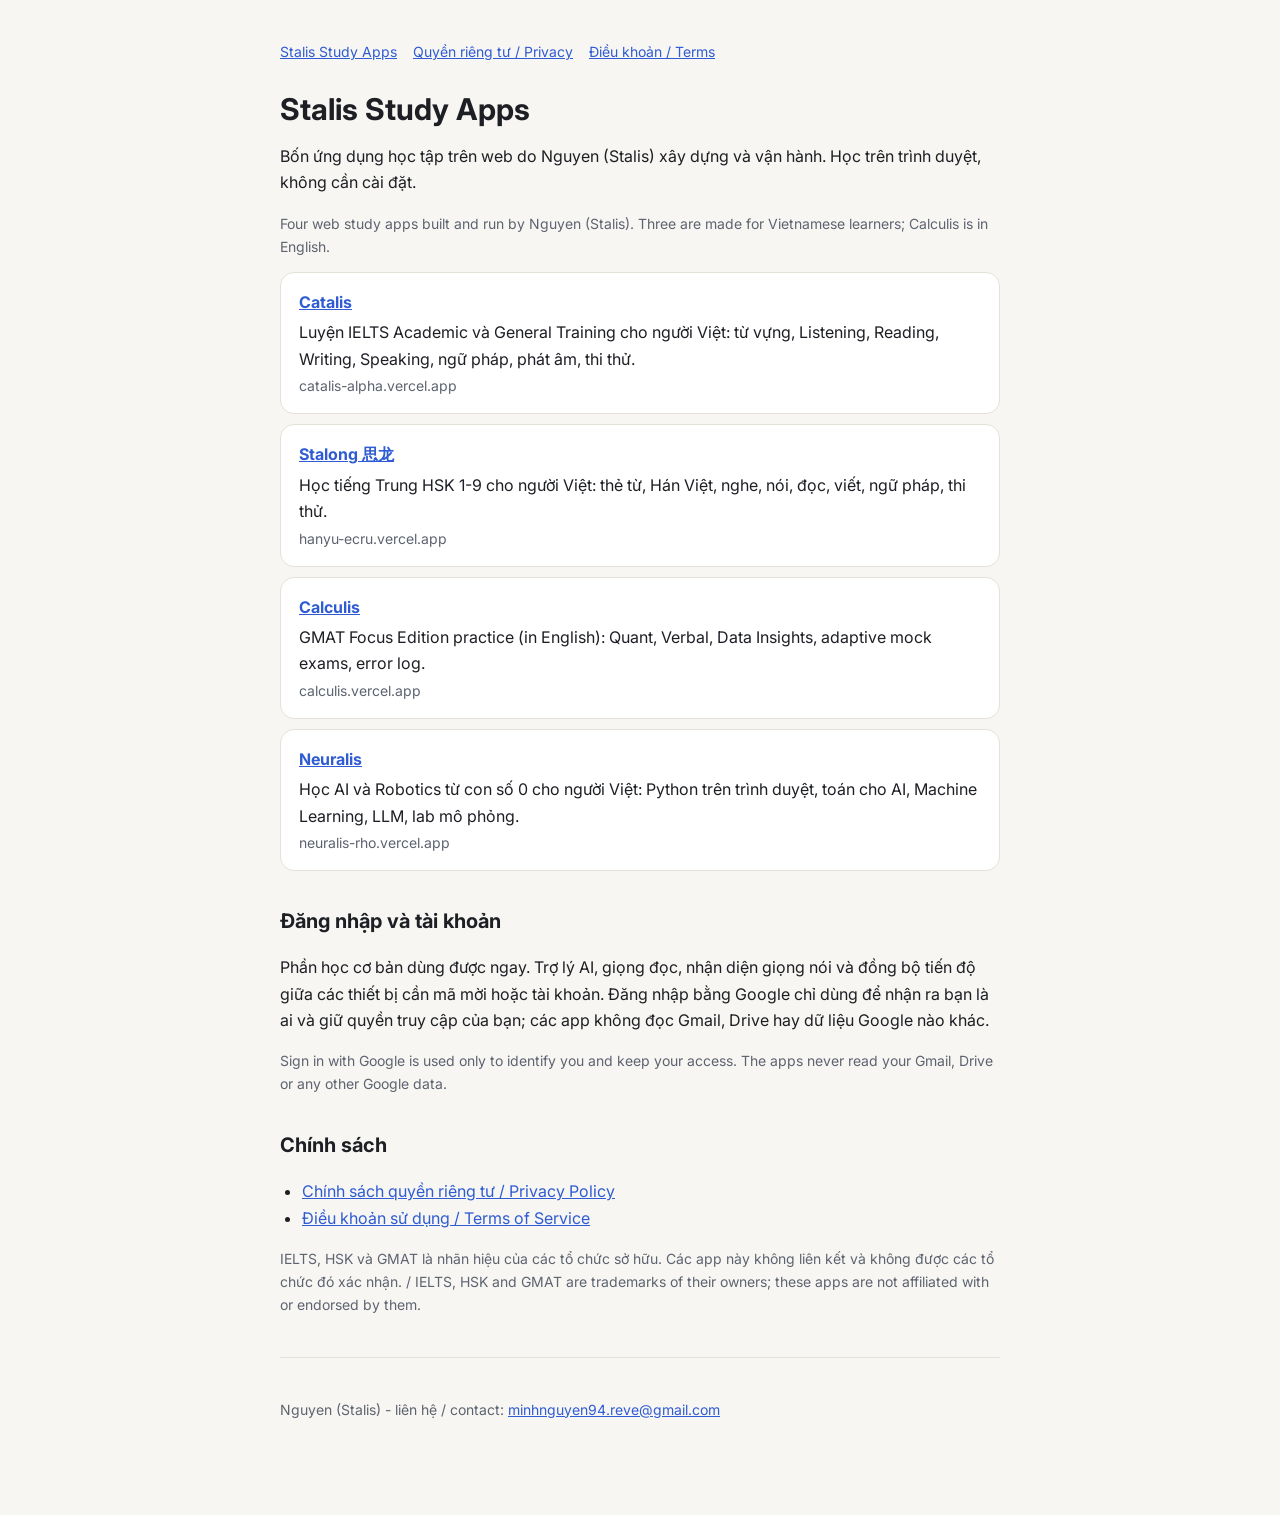
<file: legal-site/index.html>
<!doctype html><html lang="vi"><head><title>Stalis Study Apps</title><meta name="description" content="Bốn ứng dụng học tập của Nguyen (Stalis): Catalis, Stalong, Calculis, Neuralis."><meta charset="utf-8"><meta name="viewport" content="width=device-width,initial-scale=1">
<link href="https://fonts.googleapis.com/css2?family=Inter:wght@400;600;700&display=swap" rel="stylesheet">
<style>
:root{--bg:#f7f6f2;--fg:#1d1f24;--muted:#5d6370;--line:#e3e1da;--card:#fff;--accent:#2f5bd3}
@media (prefers-color-scheme:dark){:root{--bg:#121418;--fg:#e9eaee;--muted:#a3a9b6;--line:#2a2e36;--card:#1a1d23;--accent:#8fb0ff}}
*{box-sizing:border-box}body{margin:0;background:var(--bg);color:var(--fg);font:16px/1.65 Inter,system-ui,-apple-system,sans-serif}
main{max-width:760px;margin:0 auto;padding:40px 20px 80px}h1{font-size:30px;line-height:1.2;margin:0 0 6px}h2{font-size:20px;margin:34px 0 8px}h3{font-size:16px;margin:22px 0 6px}
p,li{color:var(--fg)}.muted{color:var(--muted);font-size:14px}a{color:var(--accent)}ul{padding-left:22px}
nav{display:flex;gap:16px;flex-wrap:wrap;font-size:14px;margin-bottom:28px}.card{background:var(--card);border:1px solid var(--line);border-radius:14px;padding:16px 18px;margin:10px 0}
hr{border:0;border-top:1px solid var(--line);margin:40px 0}table{border-collapse:collapse;width:100%;font-size:14px}td,th{border-top:1px solid var(--line);padding:8px 6px;text-align:left;vertical-align:top}
</style>
</head><body><main><nav><a href="./">Stalis Study Apps</a><a href="privacy.html">Quyền riêng tư / Privacy</a><a href="terms.html">Điều khoản / Terms</a></nav>
<h1>Stalis Study Apps</h1>
<p>Bốn ứng dụng học tập trên web do Nguyen (Stalis) xây dựng và vận hành. Học trên trình duyệt, không cần cài đặt.</p>
<p class="muted">Four web study apps built and run by Nguyen (Stalis). Three are made for Vietnamese learners; Calculis is in English.</p>
<div class="card"><h3 style="margin:0"><a href="https://catalis-alpha.vercel.app">Catalis</a></h3><p style="margin:4px 0 0">Luyện IELTS Academic và General Training cho người Việt: từ vựng, Listening, Reading, Writing, Speaking, ngữ pháp, phát âm, thi thử.</p><p class="muted" style="margin:2px 0 0">catalis-alpha.vercel.app</p></div><div class="card"><h3 style="margin:0"><a href="https://hanyu-ecru.vercel.app">Stalong 思龙</a></h3><p style="margin:4px 0 0">Học tiếng Trung HSK 1-9 cho người Việt: thẻ từ, Hán Việt, nghe, nói, đọc, viết, ngữ pháp, thi thử.</p><p class="muted" style="margin:2px 0 0">hanyu-ecru.vercel.app</p></div><div class="card"><h3 style="margin:0"><a href="https://calculis.vercel.app">Calculis</a></h3><p style="margin:4px 0 0">GMAT Focus Edition practice (in English): Quant, Verbal, Data Insights, adaptive mock exams, error log.</p><p class="muted" style="margin:2px 0 0">calculis.vercel.app</p></div><div class="card"><h3 style="margin:0"><a href="https://neuralis-rho.vercel.app">Neuralis</a></h3><p style="margin:4px 0 0">Học AI và Robotics từ con số 0 cho người Việt: Python trên trình duyệt, toán cho AI, Machine Learning, LLM, lab mô phỏng.</p><p class="muted" style="margin:2px 0 0">neuralis-rho.vercel.app</p></div>
<h2>Đăng nhập và tài khoản</h2>
<p>Phần học cơ bản dùng được ngay. Trợ lý AI, giọng đọc, nhận diện giọng nói và đồng bộ tiến độ giữa các thiết bị cần mã mời hoặc tài khoản. Đăng nhập bằng Google chỉ dùng để nhận ra bạn là ai và giữ quyền truy cập của bạn; các app không đọc Gmail, Drive hay dữ liệu Google nào khác.</p>
<p class="muted">Sign in with Google is used only to identify you and keep your access. The apps never read your Gmail, Drive or any other Google data.</p>
<h2>Chính sách</h2>
<ul><li><a href="privacy.html">Chính sách quyền riêng tư / Privacy Policy</a></li><li><a href="terms.html">Điều khoản sử dụng / Terms of Service</a></li></ul>
<p class="muted">IELTS, HSK và GMAT là nhãn hiệu của các tổ chức sở hữu. Các app này không liên kết và không được các tổ chức đó xác nhận. / IELTS, HSK and GMAT are trademarks of their owners; these apps are not affiliated with or endorsed by them.</p><hr><p class="muted">Nguyen (Stalis) - liên hệ / contact: <a href="mailto:minhnguyen94.reve@gmail.com">minhnguyen94.reve@gmail.com</a></p></main></body></html>
</file>
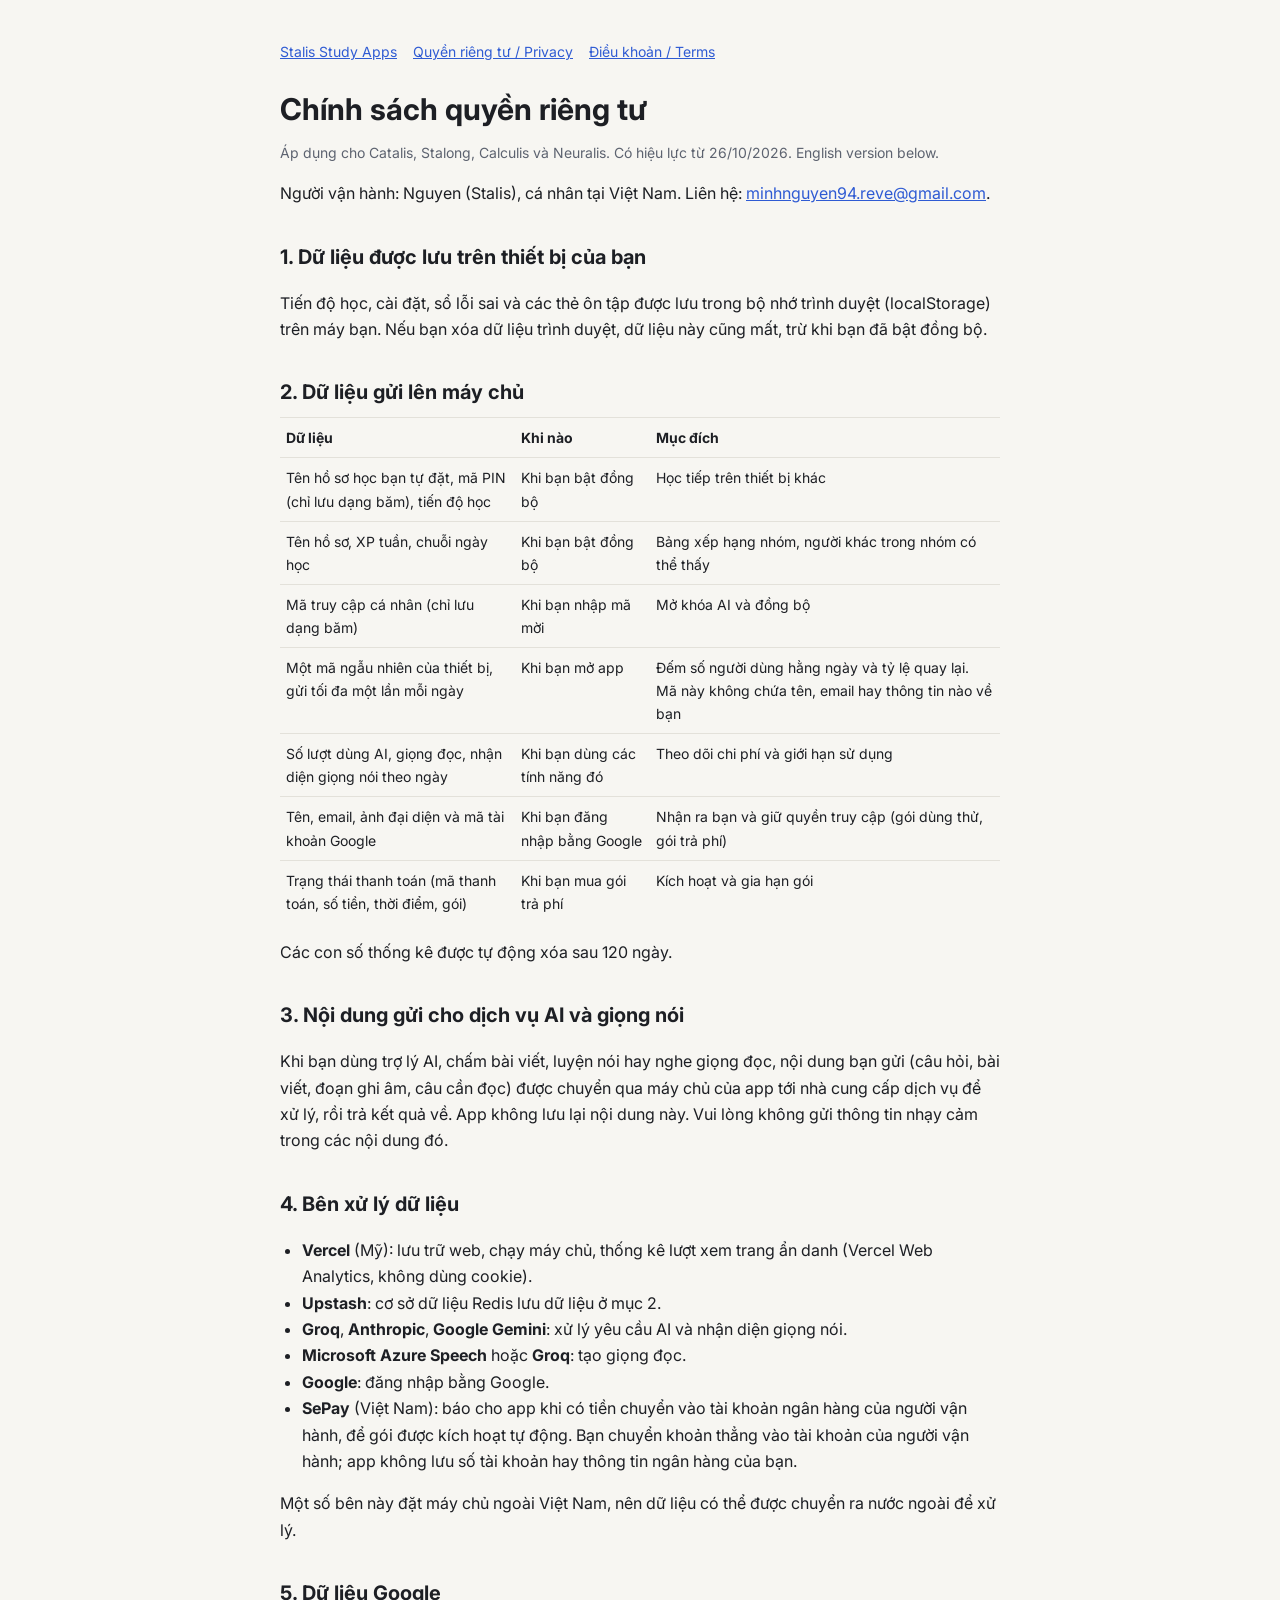
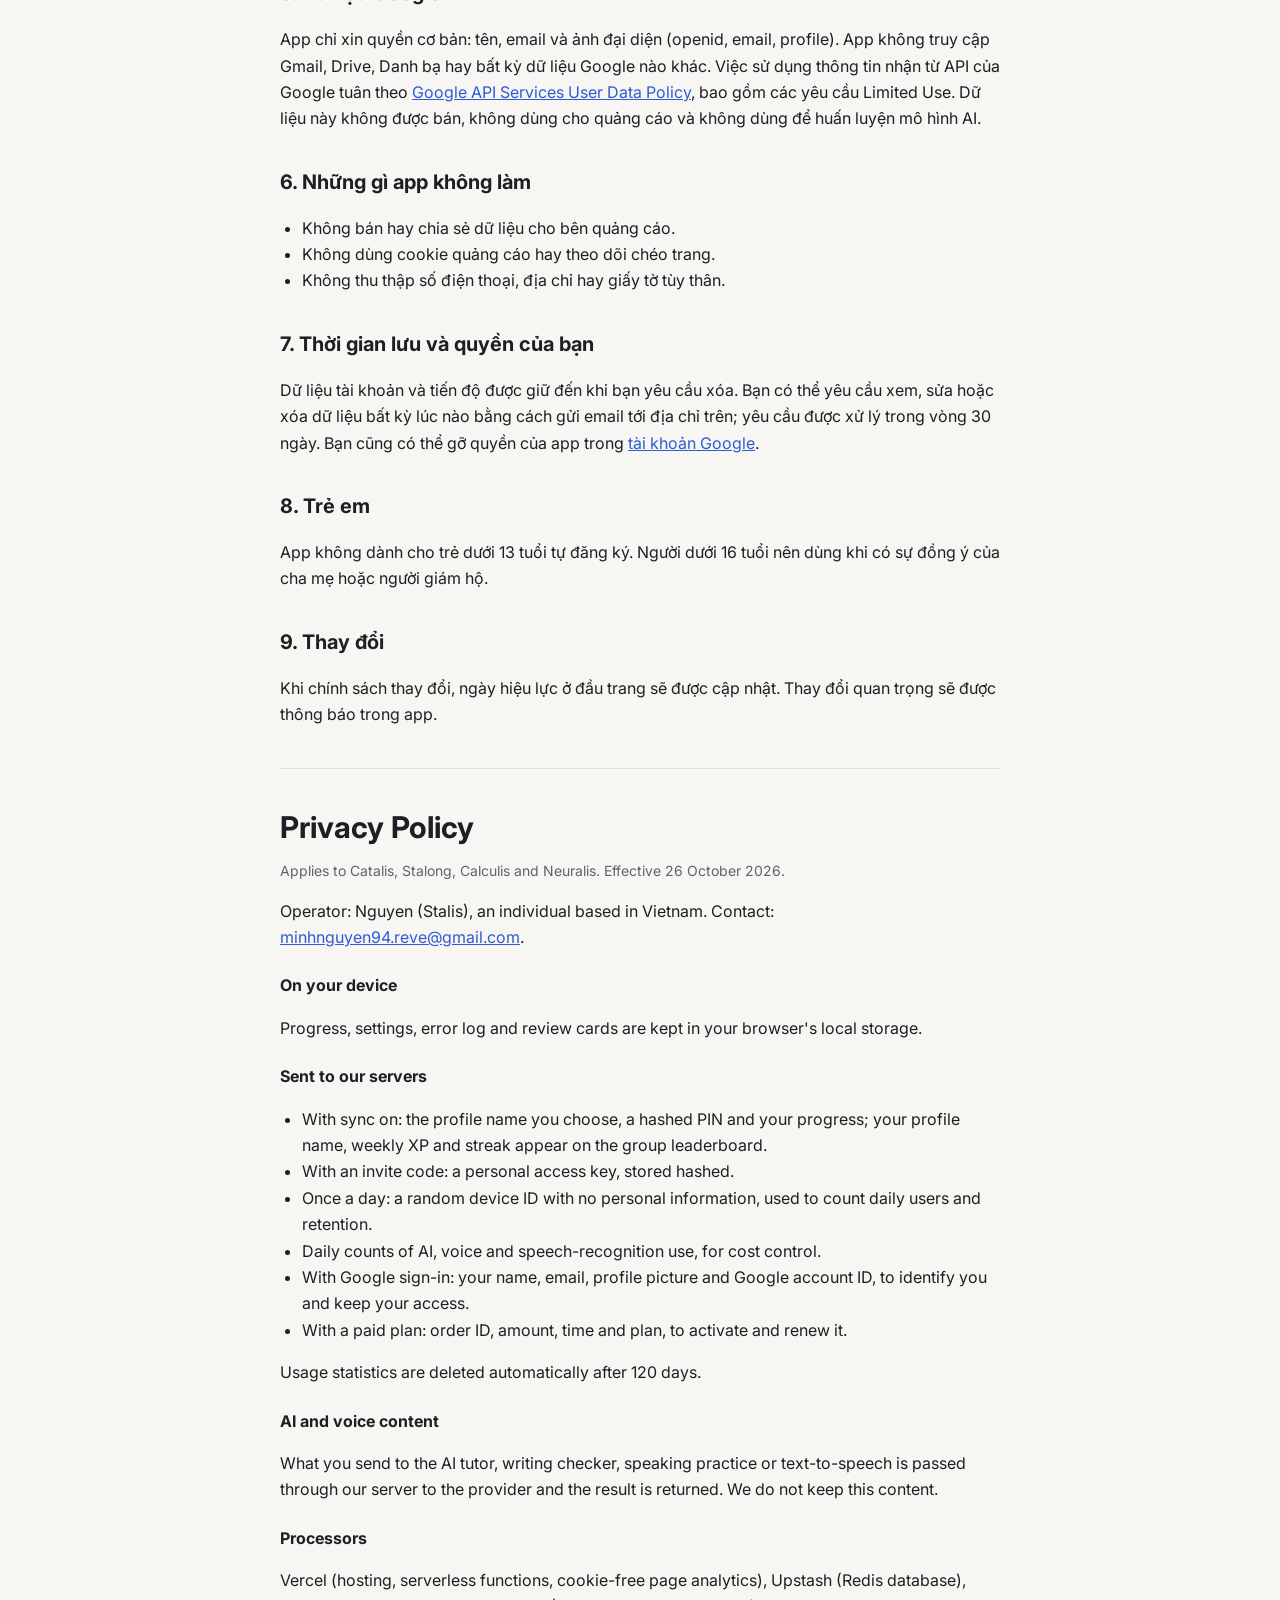
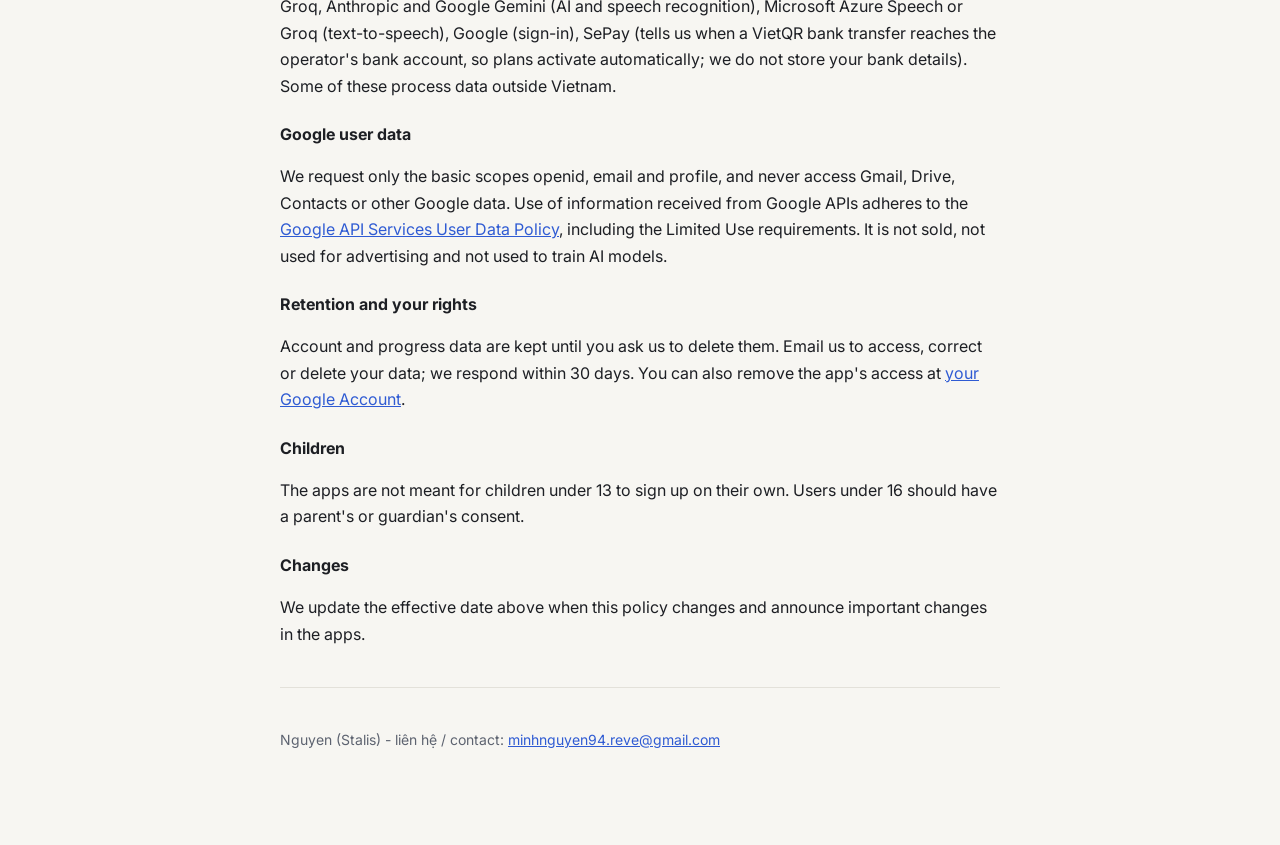
<file: legal-site/privacy.html>
<!doctype html><html lang="vi"><head><title>Privacy Policy - Stalis Study Apps</title><meta name="description" content="Chính sách quyền riêng tư của Catalis, Stalong, Calculis và Neuralis."><meta charset="utf-8"><meta name="viewport" content="width=device-width,initial-scale=1">
<link href="https://fonts.googleapis.com/css2?family=Inter:wght@400;600;700&display=swap" rel="stylesheet">
<style>
:root{--bg:#f7f6f2;--fg:#1d1f24;--muted:#5d6370;--line:#e3e1da;--card:#fff;--accent:#2f5bd3}
@media (prefers-color-scheme:dark){:root{--bg:#121418;--fg:#e9eaee;--muted:#a3a9b6;--line:#2a2e36;--card:#1a1d23;--accent:#8fb0ff}}
*{box-sizing:border-box}body{margin:0;background:var(--bg);color:var(--fg);font:16px/1.65 Inter,system-ui,-apple-system,sans-serif}
main{max-width:760px;margin:0 auto;padding:40px 20px 80px}h1{font-size:30px;line-height:1.2;margin:0 0 6px}h2{font-size:20px;margin:34px 0 8px}h3{font-size:16px;margin:22px 0 6px}
p,li{color:var(--fg)}.muted{color:var(--muted);font-size:14px}a{color:var(--accent)}ul{padding-left:22px}
nav{display:flex;gap:16px;flex-wrap:wrap;font-size:14px;margin-bottom:28px}.card{background:var(--card);border:1px solid var(--line);border-radius:14px;padding:16px 18px;margin:10px 0}
hr{border:0;border-top:1px solid var(--line);margin:40px 0}table{border-collapse:collapse;width:100%;font-size:14px}td,th{border-top:1px solid var(--line);padding:8px 6px;text-align:left;vertical-align:top}
</style>
</head><body><main><nav><a href="./">Stalis Study Apps</a><a href="privacy.html">Quyền riêng tư / Privacy</a><a href="terms.html">Điều khoản / Terms</a></nav>
<h1>Chính sách quyền riêng tư</h1>
<p class="muted">Áp dụng cho Catalis, Stalong, Calculis và Neuralis. Có hiệu lực từ 26/10/2026. English version below.</p>
<p>Người vận hành: Nguyen (Stalis), cá nhân tại Việt Nam. Liên hệ: <a href="mailto:minhnguyen94.reve@gmail.com">minhnguyen94.reve@gmail.com</a>.</p>

<h2>1. Dữ liệu được lưu trên thiết bị của bạn</h2>
<p>Tiến độ học, cài đặt, sổ lỗi sai và các thẻ ôn tập được lưu trong bộ nhớ trình duyệt (localStorage) trên máy bạn. Nếu bạn xóa dữ liệu trình duyệt, dữ liệu này cũng mất, trừ khi bạn đã bật đồng bộ.</p>

<h2>2. Dữ liệu gửi lên máy chủ</h2>
<table>
<tr><th>Dữ liệu</th><th>Khi nào</th><th>Mục đích</th></tr>
<tr><td>Tên hồ sơ học bạn tự đặt, mã PIN (chỉ lưu dạng băm), tiến độ học</td><td>Khi bạn bật đồng bộ</td><td>Học tiếp trên thiết bị khác</td></tr>
<tr><td>Tên hồ sơ, XP tuần, chuỗi ngày học</td><td>Khi bạn bật đồng bộ</td><td>Bảng xếp hạng nhóm, người khác trong nhóm có thể thấy</td></tr>
<tr><td>Mã truy cập cá nhân (chỉ lưu dạng băm)</td><td>Khi bạn nhập mã mời</td><td>Mở khóa AI và đồng bộ</td></tr>
<tr><td>Một mã ngẫu nhiên của thiết bị, gửi tối đa một lần mỗi ngày</td><td>Khi bạn mở app</td><td>Đếm số người dùng hằng ngày và tỷ lệ quay lại. Mã này không chứa tên, email hay thông tin nào về bạn</td></tr>
<tr><td>Số lượt dùng AI, giọng đọc, nhận diện giọng nói theo ngày</td><td>Khi bạn dùng các tính năng đó</td><td>Theo dõi chi phí và giới hạn sử dụng</td></tr>
<tr><td>Tên, email, ảnh đại diện và mã tài khoản Google</td><td>Khi bạn đăng nhập bằng Google</td><td>Nhận ra bạn và giữ quyền truy cập (gói dùng thử, gói trả phí)</td></tr>
<tr><td>Trạng thái thanh toán (mã thanh toán, số tiền, thời điểm, gói)</td><td>Khi bạn mua gói trả phí</td><td>Kích hoạt và gia hạn gói</td></tr>
</table>
<p>Các con số thống kê được tự động xóa sau 120 ngày.</p>

<h2>3. Nội dung gửi cho dịch vụ AI và giọng nói</h2>
<p>Khi bạn dùng trợ lý AI, chấm bài viết, luyện nói hay nghe giọng đọc, nội dung bạn gửi (câu hỏi, bài viết, đoạn ghi âm, câu cần đọc) được chuyển qua máy chủ của app tới nhà cung cấp dịch vụ để xử lý, rồi trả kết quả về. App không lưu lại nội dung này. Vui lòng không gửi thông tin nhạy cảm trong các nội dung đó.</p>

<h2>4. Bên xử lý dữ liệu</h2>
<ul>
<li><b>Vercel</b> (Mỹ): lưu trữ web, chạy máy chủ, thống kê lượt xem trang ẩn danh (Vercel Web Analytics, không dùng cookie).</li>
<li><b>Upstash</b>: cơ sở dữ liệu Redis lưu dữ liệu ở mục 2.</li>
<li><b>Groq</b>, <b>Anthropic</b>, <b>Google Gemini</b>: xử lý yêu cầu AI và nhận diện giọng nói.</li>
<li><b>Microsoft Azure Speech</b> hoặc <b>Groq</b>: tạo giọng đọc.</li>
<li><b>Google</b>: đăng nhập bằng Google.</li>
<li><b>SePay</b> (Việt Nam): báo cho app khi có tiền chuyển vào tài khoản ngân hàng của người vận hành, để gói được kích hoạt tự động. Bạn chuyển khoản thẳng vào tài khoản của người vận hành; app không lưu số tài khoản hay thông tin ngân hàng của bạn.</li>
</ul>
<p>Một số bên này đặt máy chủ ngoài Việt Nam, nên dữ liệu có thể được chuyển ra nước ngoài để xử lý.</p>

<h2>5. Dữ liệu Google</h2>
<p>App chỉ xin quyền cơ bản: tên, email và ảnh đại diện (openid, email, profile). App không truy cập Gmail, Drive, Danh bạ hay bất kỳ dữ liệu Google nào khác. Việc sử dụng thông tin nhận từ API của Google tuân theo <a href="https://developers.google.com/terms/api-services-user-data-policy">Google API Services User Data Policy</a>, bao gồm các yêu cầu Limited Use. Dữ liệu này không được bán, không dùng cho quảng cáo và không dùng để huấn luyện mô hình AI.</p>

<h2>6. Những gì app không làm</h2>
<ul><li>Không bán hay chia sẻ dữ liệu cho bên quảng cáo.</li><li>Không dùng cookie quảng cáo hay theo dõi chéo trang.</li><li>Không thu thập số điện thoại, địa chỉ hay giấy tờ tùy thân.</li></ul>

<h2>7. Thời gian lưu và quyền của bạn</h2>
<p>Dữ liệu tài khoản và tiến độ được giữ đến khi bạn yêu cầu xóa. Bạn có thể yêu cầu xem, sửa hoặc xóa dữ liệu bất kỳ lúc nào bằng cách gửi email tới địa chỉ trên; yêu cầu được xử lý trong vòng 30 ngày. Bạn cũng có thể gỡ quyền của app trong <a href="https://myaccount.google.com/connections">tài khoản Google</a>.</p>

<h2>8. Trẻ em</h2>
<p>App không dành cho trẻ dưới 13 tuổi tự đăng ký. Người dưới 16 tuổi nên dùng khi có sự đồng ý của cha mẹ hoặc người giám hộ.</p>

<h2>9. Thay đổi</h2>
<p>Khi chính sách thay đổi, ngày hiệu lực ở đầu trang sẽ được cập nhật. Thay đổi quan trọng sẽ được thông báo trong app.</p>

<hr>
<h1 id="en">Privacy Policy</h1>
<p class="muted">Applies to Catalis, Stalong, Calculis and Neuralis. Effective 26 October 2026.</p>
<p>Operator: Nguyen (Stalis), an individual based in Vietnam. Contact: <a href="mailto:minhnguyen94.reve@gmail.com">minhnguyen94.reve@gmail.com</a>.</p>
<h3>On your device</h3>
<p>Progress, settings, error log and review cards are kept in your browser's local storage.</p>
<h3>Sent to our servers</h3>
<ul>
<li>With sync on: the profile name you choose, a hashed PIN and your progress; your profile name, weekly XP and streak appear on the group leaderboard.</li>
<li>With an invite code: a personal access key, stored hashed.</li>
<li>Once a day: a random device ID with no personal information, used to count daily users and retention.</li>
<li>Daily counts of AI, voice and speech-recognition use, for cost control.</li>
<li>With Google sign-in: your name, email, profile picture and Google account ID, to identify you and keep your access.</li>
<li>With a paid plan: order ID, amount, time and plan, to activate and renew it.</li>
</ul>
<p>Usage statistics are deleted automatically after 120 days.</p>
<h3>AI and voice content</h3>
<p>What you send to the AI tutor, writing checker, speaking practice or text-to-speech is passed through our server to the provider and the result is returned. We do not keep this content.</p>
<h3>Processors</h3>
<p>Vercel (hosting, serverless functions, cookie-free page analytics), Upstash (Redis database), Groq, Anthropic and Google Gemini (AI and speech recognition), Microsoft Azure Speech or Groq (text-to-speech), Google (sign-in), SePay (tells us when a VietQR bank transfer reaches the operator's bank account, so plans activate automatically; we do not store your bank details). Some of these process data outside Vietnam.</p>
<h3>Google user data</h3>
<p>We request only the basic scopes openid, email and profile, and never access Gmail, Drive, Contacts or other Google data. Use of information received from Google APIs adheres to the <a href="https://developers.google.com/terms/api-services-user-data-policy">Google API Services User Data Policy</a>, including the Limited Use requirements. It is not sold, not used for advertising and not used to train AI models.</p>
<h3>Retention and your rights</h3>
<p>Account and progress data are kept until you ask us to delete them. Email us to access, correct or delete your data; we respond within 30 days. You can also remove the app's access at <a href="https://myaccount.google.com/connections">your Google Account</a>.</p>
<h3>Children</h3>
<p>The apps are not meant for children under 13 to sign up on their own. Users under 16 should have a parent's or guardian's consent.</p>
<h3>Changes</h3>
<p>We update the effective date above when this policy changes and announce important changes in the apps.</p><hr><p class="muted">Nguyen (Stalis) - liên hệ / contact: <a href="mailto:minhnguyen94.reve@gmail.com">minhnguyen94.reve@gmail.com</a></p></main></body></html>
</file>
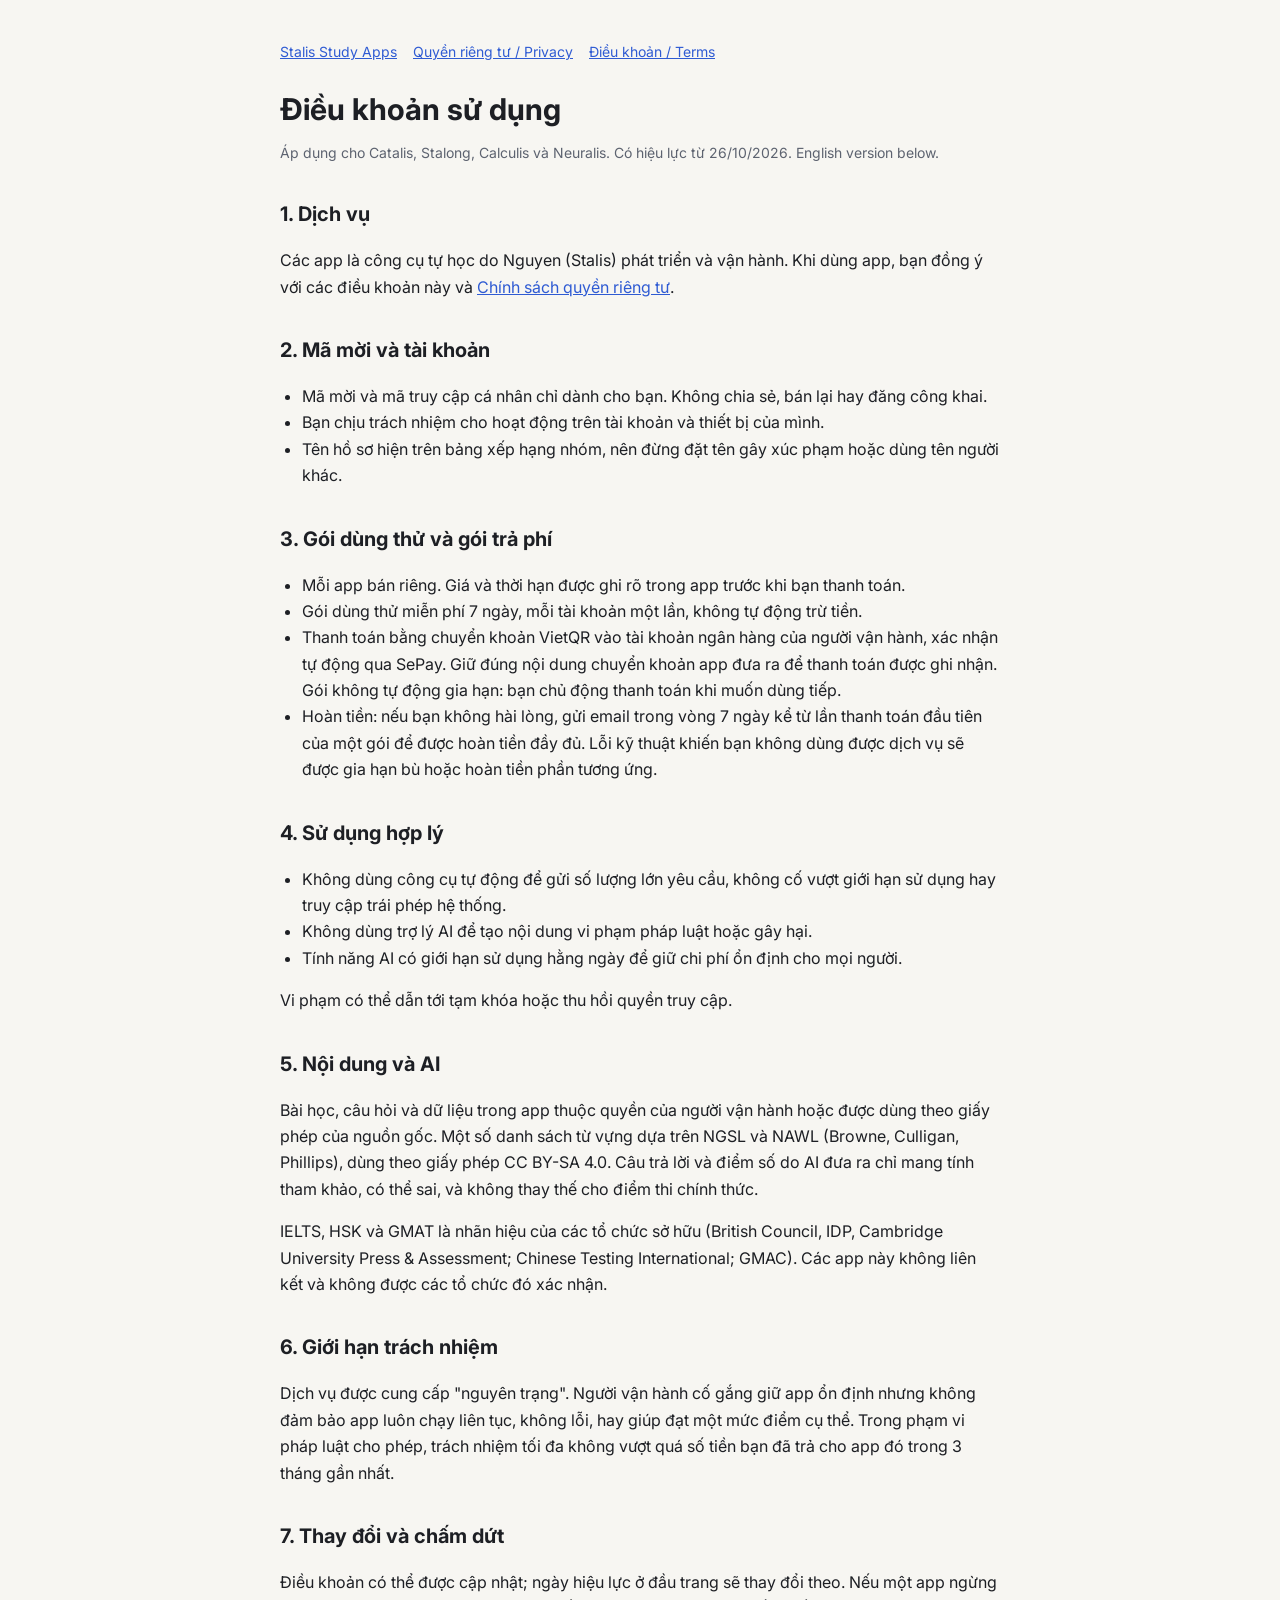
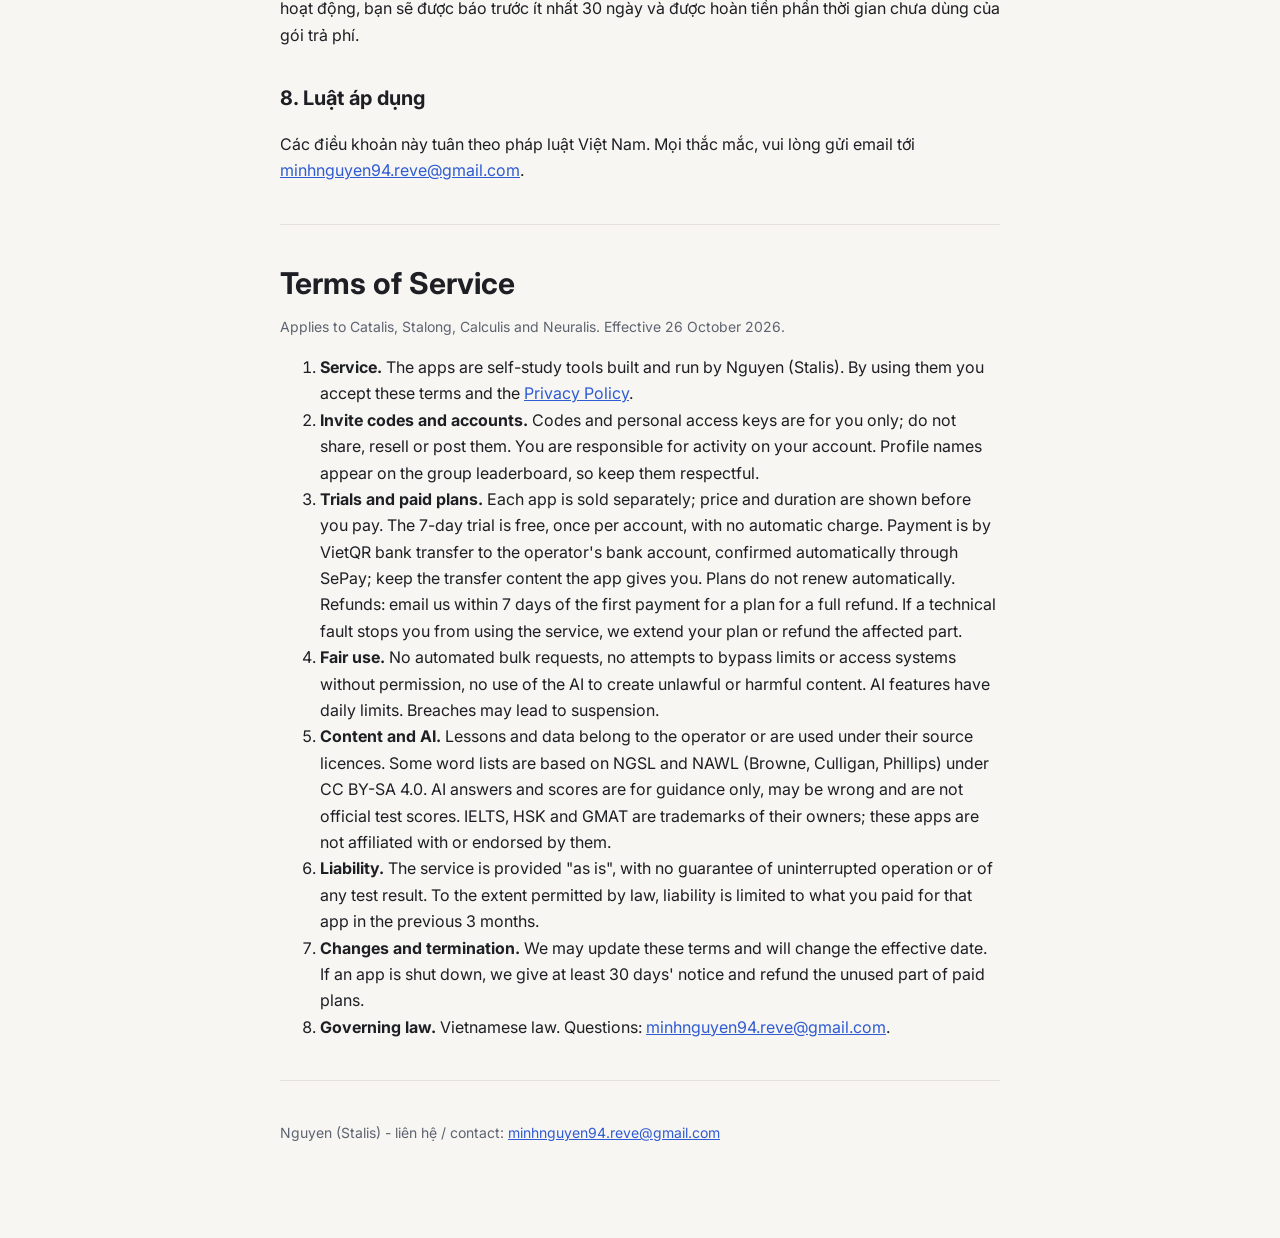
<file: legal-site/terms.html>
<!doctype html><html lang="vi"><head><title>Terms of Service - Stalis Study Apps</title><meta name="description" content="Điều khoản sử dụng Catalis, Stalong, Calculis và Neuralis."><meta charset="utf-8"><meta name="viewport" content="width=device-width,initial-scale=1">
<link href="https://fonts.googleapis.com/css2?family=Inter:wght@400;600;700&display=swap" rel="stylesheet">
<style>
:root{--bg:#f7f6f2;--fg:#1d1f24;--muted:#5d6370;--line:#e3e1da;--card:#fff;--accent:#2f5bd3}
@media (prefers-color-scheme:dark){:root{--bg:#121418;--fg:#e9eaee;--muted:#a3a9b6;--line:#2a2e36;--card:#1a1d23;--accent:#8fb0ff}}
*{box-sizing:border-box}body{margin:0;background:var(--bg);color:var(--fg);font:16px/1.65 Inter,system-ui,-apple-system,sans-serif}
main{max-width:760px;margin:0 auto;padding:40px 20px 80px}h1{font-size:30px;line-height:1.2;margin:0 0 6px}h2{font-size:20px;margin:34px 0 8px}h3{font-size:16px;margin:22px 0 6px}
p,li{color:var(--fg)}.muted{color:var(--muted);font-size:14px}a{color:var(--accent)}ul{padding-left:22px}
nav{display:flex;gap:16px;flex-wrap:wrap;font-size:14px;margin-bottom:28px}.card{background:var(--card);border:1px solid var(--line);border-radius:14px;padding:16px 18px;margin:10px 0}
hr{border:0;border-top:1px solid var(--line);margin:40px 0}table{border-collapse:collapse;width:100%;font-size:14px}td,th{border-top:1px solid var(--line);padding:8px 6px;text-align:left;vertical-align:top}
</style>
</head><body><main><nav><a href="./">Stalis Study Apps</a><a href="privacy.html">Quyền riêng tư / Privacy</a><a href="terms.html">Điều khoản / Terms</a></nav>
<h1>Điều khoản sử dụng</h1>
<p class="muted">Áp dụng cho Catalis, Stalong, Calculis và Neuralis. Có hiệu lực từ 26/10/2026. English version below.</p>

<h2>1. Dịch vụ</h2>
<p>Các app là công cụ tự học do Nguyen (Stalis) phát triển và vận hành. Khi dùng app, bạn đồng ý với các điều khoản này và <a href="privacy.html">Chính sách quyền riêng tư</a>.</p>

<h2>2. Mã mời và tài khoản</h2>
<ul>
<li>Mã mời và mã truy cập cá nhân chỉ dành cho bạn. Không chia sẻ, bán lại hay đăng công khai.</li>
<li>Bạn chịu trách nhiệm cho hoạt động trên tài khoản và thiết bị của mình.</li>
<li>Tên hồ sơ hiện trên bảng xếp hạng nhóm, nên đừng đặt tên gây xúc phạm hoặc dùng tên người khác.</li>
</ul>

<h2>3. Gói dùng thử và gói trả phí</h2>
<ul>
<li>Mỗi app bán riêng. Giá và thời hạn được ghi rõ trong app trước khi bạn thanh toán.</li>
<li>Gói dùng thử miễn phí 7 ngày, mỗi tài khoản một lần, không tự động trừ tiền.</li>
<li>Thanh toán bằng chuyển khoản VietQR vào tài khoản ngân hàng của người vận hành, xác nhận tự động qua SePay. Giữ đúng nội dung chuyển khoản app đưa ra để thanh toán được ghi nhận. Gói không tự động gia hạn: bạn chủ động thanh toán khi muốn dùng tiếp.</li>
<li>Hoàn tiền: nếu bạn không hài lòng, gửi email trong vòng 7 ngày kể từ lần thanh toán đầu tiên của một gói để được hoàn tiền đầy đủ. Lỗi kỹ thuật khiến bạn không dùng được dịch vụ sẽ được gia hạn bù hoặc hoàn tiền phần tương ứng.</li>
</ul>

<h2>4. Sử dụng hợp lý</h2>
<ul>
<li>Không dùng công cụ tự động để gửi số lượng lớn yêu cầu, không cố vượt giới hạn sử dụng hay truy cập trái phép hệ thống.</li>
<li>Không dùng trợ lý AI để tạo nội dung vi phạm pháp luật hoặc gây hại.</li>
<li>Tính năng AI có giới hạn sử dụng hằng ngày để giữ chi phí ổn định cho mọi người.</li>
</ul>
<p>Vi phạm có thể dẫn tới tạm khóa hoặc thu hồi quyền truy cập.</p>

<h2>5. Nội dung và AI</h2>
<p>Bài học, câu hỏi và dữ liệu trong app thuộc quyền của người vận hành hoặc được dùng theo giấy phép của nguồn gốc. Một số danh sách từ vựng dựa trên NGSL và NAWL (Browne, Culligan, Phillips), dùng theo giấy phép CC BY-SA 4.0. Câu trả lời và điểm số do AI đưa ra chỉ mang tính tham khảo, có thể sai, và không thay thế cho điểm thi chính thức.</p>
<p>IELTS, HSK và GMAT là nhãn hiệu của các tổ chức sở hữu (British Council, IDP, Cambridge University Press &amp; Assessment; Chinese Testing International; GMAC). Các app này không liên kết và không được các tổ chức đó xác nhận.</p>

<h2>6. Giới hạn trách nhiệm</h2>
<p>Dịch vụ được cung cấp "nguyên trạng". Người vận hành cố gắng giữ app ổn định nhưng không đảm bảo app luôn chạy liên tục, không lỗi, hay giúp đạt một mức điểm cụ thể. Trong phạm vi pháp luật cho phép, trách nhiệm tối đa không vượt quá số tiền bạn đã trả cho app đó trong 3 tháng gần nhất.</p>

<h2>7. Thay đổi và chấm dứt</h2>
<p>Điều khoản có thể được cập nhật; ngày hiệu lực ở đầu trang sẽ thay đổi theo. Nếu một app ngừng hoạt động, bạn sẽ được báo trước ít nhất 30 ngày và được hoàn tiền phần thời gian chưa dùng của gói trả phí.</p>

<h2>8. Luật áp dụng</h2>
<p>Các điều khoản này tuân theo pháp luật Việt Nam. Mọi thắc mắc, vui lòng gửi email tới <a href="mailto:minhnguyen94.reve@gmail.com">minhnguyen94.reve@gmail.com</a>.</p>

<hr>
<h1 id="en">Terms of Service</h1>
<p class="muted">Applies to Catalis, Stalong, Calculis and Neuralis. Effective 26 October 2026.</p>
<ol>
<li><b>Service.</b> The apps are self-study tools built and run by Nguyen (Stalis). By using them you accept these terms and the <a href="privacy.html">Privacy Policy</a>.</li>
<li><b>Invite codes and accounts.</b> Codes and personal access keys are for you only; do not share, resell or post them. You are responsible for activity on your account. Profile names appear on the group leaderboard, so keep them respectful.</li>
<li><b>Trials and paid plans.</b> Each app is sold separately; price and duration are shown before you pay. The 7-day trial is free, once per account, with no automatic charge. Payment is by VietQR bank transfer to the operator's bank account, confirmed automatically through SePay; keep the transfer content the app gives you. Plans do not renew automatically. Refunds: email us within 7 days of the first payment for a plan for a full refund. If a technical fault stops you from using the service, we extend your plan or refund the affected part.</li>
<li><b>Fair use.</b> No automated bulk requests, no attempts to bypass limits or access systems without permission, no use of the AI to create unlawful or harmful content. AI features have daily limits. Breaches may lead to suspension.</li>
<li><b>Content and AI.</b> Lessons and data belong to the operator or are used under their source licences. Some word lists are based on NGSL and NAWL (Browne, Culligan, Phillips) under CC BY-SA 4.0. AI answers and scores are for guidance only, may be wrong and are not official test scores. IELTS, HSK and GMAT are trademarks of their owners; these apps are not affiliated with or endorsed by them.</li>
<li><b>Liability.</b> The service is provided "as is", with no guarantee of uninterrupted operation or of any test result. To the extent permitted by law, liability is limited to what you paid for that app in the previous 3 months.</li>
<li><b>Changes and termination.</b> We may update these terms and will change the effective date. If an app is shut down, we give at least 30 days' notice and refund the unused part of paid plans.</li>
<li><b>Governing law.</b> Vietnamese law. Questions: <a href="mailto:minhnguyen94.reve@gmail.com">minhnguyen94.reve@gmail.com</a>.</li>
</ol><hr><p class="muted">Nguyen (Stalis) - liên hệ / contact: <a href="mailto:minhnguyen94.reve@gmail.com">minhnguyen94.reve@gmail.com</a></p></main></body></html>
</file>
